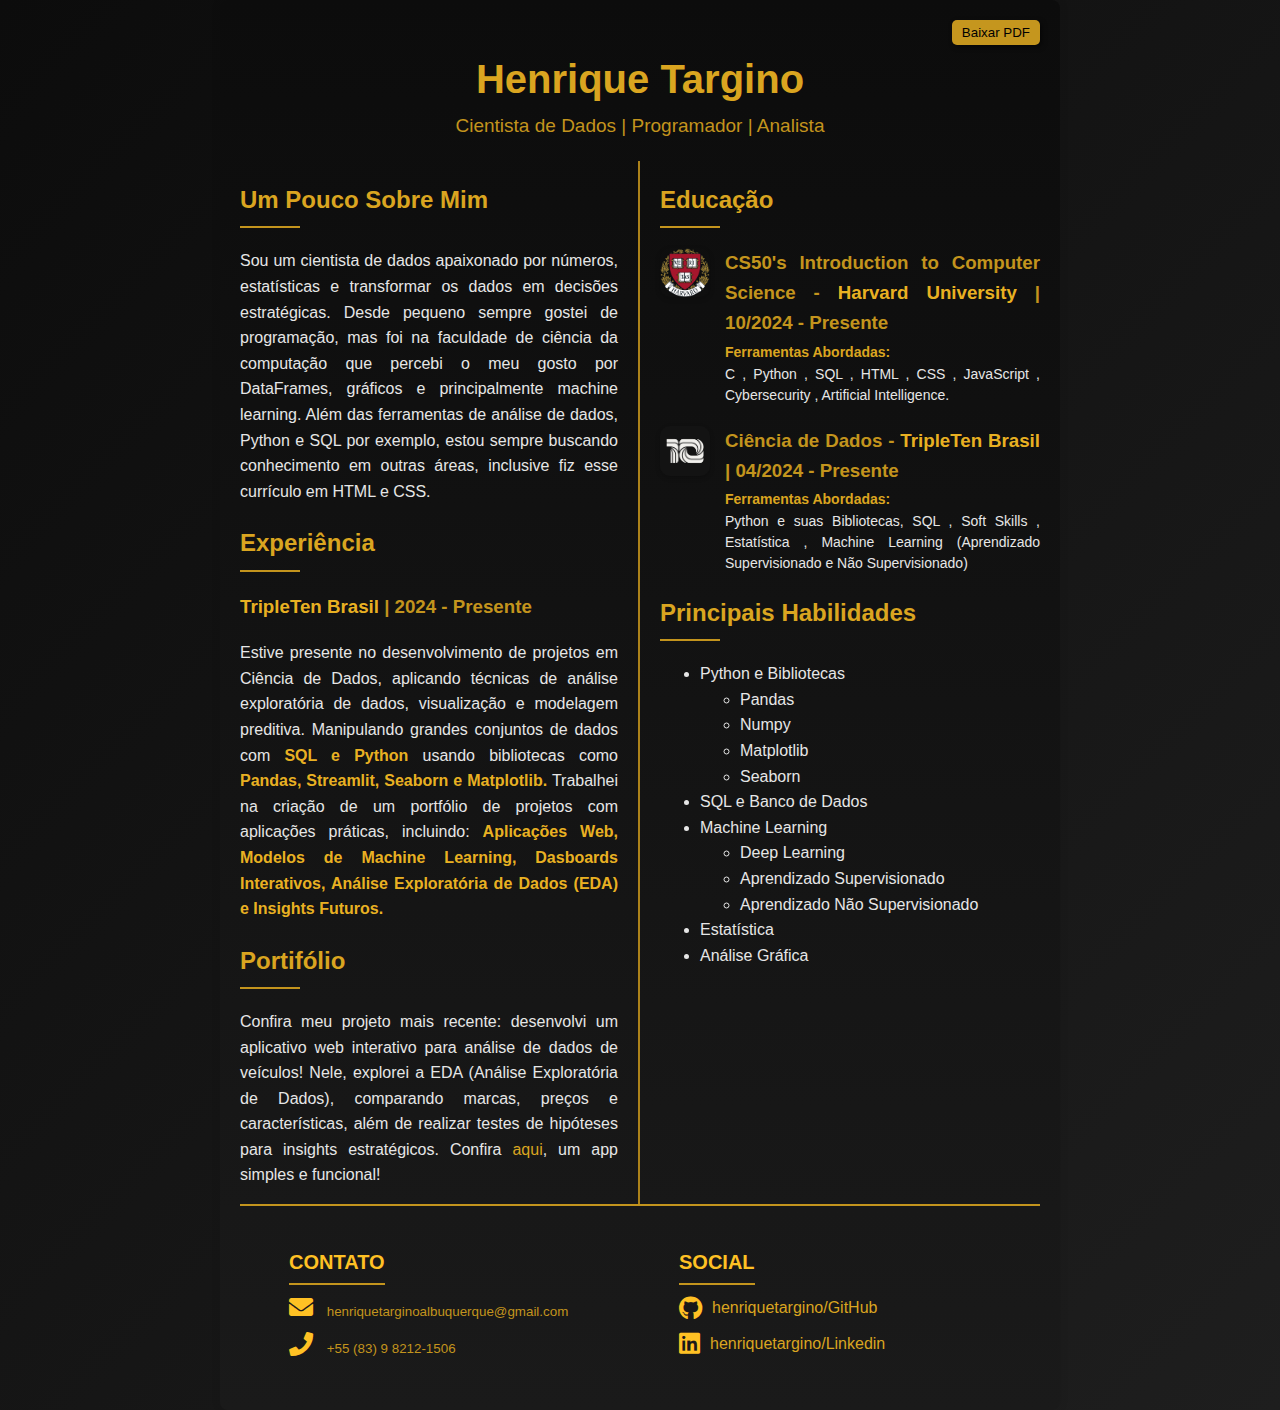
<file: index.html>
<!DOCTYPE html>
<html lang="pt-br">
<head>
    <meta charset="UTF-8">
    <meta name="viewport" content="width=device-width, initial-scale=1.0">
    <title>Currículo - Henrique</title>
    <link rel="stylesheet" href="dark.css">
    <link href="https://cdnjs.cloudflare.com/ajax/libs/font-awesome/5.15.4/css/all.min.css" rel="stylesheet">
</head>
<body>
    <div class="container">
        <header>
            <h1>Henrique Targino</h1>
            <p>Cientista de Dados | Programador | Analista</p> 
        </header> 
        <div class="pdf">
            <a href="Currículo-Henrique.pdf" download>
                <button>Baixar PDF</button>
            </a>
        </div>
        <main class="layout">
            <div class="left-column">
                <h2>Um Pouco Sobre Mim</h2>
                <p>Sou um cientista de dados apaixonado por números, estatísticas 
                e transformar os dados em decisões estratégicas. Desde pequeno 
                sempre gostei de programação, mas foi na faculdade de ciência 
                da computação que percebi o meu gosto por DataFrames, gráficos 
                e principalmente machine learning. Além das ferramentas de análise 
                de dados, Python e SQL por exemplo, estou sempre buscando 
                conhecimento em outras áreas, inclusive fiz esse currículo
                em HTML e CSS.</p>

                <h2>Experiência</h2>
                <h3><strong>TripleTen Brasil</strong> | 2024 - Presente </h3>
                <p>Estive presente no desenvolvimento de projetos em Ciência de Dados, aplicando técnicas de 
                análise exploratória de dados, visualização e modelagem preditiva. Manipulando grandes 
                conjuntos de dados com <strong>SQL e Python</strong> usando bibliotecas como <strong>Pandas, Streamlit, Seaborn e Matplotlib.</strong>
                Trabalhei na criação de um portfólio de projetos com aplicações práticas, incluindo: <strong>Aplicações Web,
                Modelos de Machine Learning, Dasboards Interativos, Análise Exploratória de Dados (EDA) e Insights Futuros.</strong></p>
                <h2>Portifólio</h2>
                <p> Confira meu projeto mais recente: desenvolvi um aplicativo web interativo para análise de dados de veículos! 
                Nele, explorei a EDA (Análise Exploratória de Dados), comparando marcas, preços e características, além de realizar 
                testes de hipóteses para insights estratégicos. Confira <a href="vehicles-bjlv.onrender.com"target="_blank">aqui</a>, um app simples e funcional!</p>
            </div>
            <div class="right-column">
                <h2>Educação</h2>
                <div class="educacao">
                    <div class="curso">
                        <img src="/imagens/harvard.png" alt="Logo Harvard" class="logo">
                        <div>
                            <h3>CS50's Introduction to Computer Science - <strong>Harvard University</strong> | 10/2024 - Presente</h3>
                            <h4>Ferramentas Abordadas:</h4>
                            <p>C , Python , SQL , HTML , CSS , JavaScript , Cybersecurity , Artificial Intelligence.</p>
                        </div>
                    </div>
                    <div class="curso">
                        <img src="/imagens/tripleten.png" alt="Logo TripleTen" class="logo">
                        <div>
                            <h3>Ciência de Dados - <strong>TripleTen Brasil</strong> | 04/2024 - Presente</h3>
                            <h4>Ferramentas Abordadas:</h4>
                            <p>Python e suas Bibliotecas, SQL , Soft Skills , Estatística , Machine Learning (Aprendizado Supervisionado e Não Supervisionado)</p>
                        </div>
                    </div>
                    
                    <h2>Principais Habilidades</h2>
                <ul>
                    <li>Python e Bibliotecas
                        <ul>
                            <li>Pandas
                            <li>Numpy
                            <li>Matplotlib
                            <li>Seaborn
                        </ul>
                    
                    <li>SQL e Banco de Dados
                    <li>Machine Learning
                        <ul>
                            <li>Deep Learning
                            <li>Aprendizado Supervisionado
                            <li>Aprendizado Não Supervisionado
                        </ul>
                    
                    <li>Estatística
                    <li>Análise Gráfica
                </ul>
                    
                </div>
            </div>
        </main>
        <footer>
            <div class="footer-layout">
                <!-- Coluna Contato -->
                <div class="footer-column contato">
                    <h3>Contato</h3>
                    <ul>
                        <li>
                                <i class="fas fa-envelope"></i> henriquetarginoalbuquerque@gmail.com
                            </a>
                        </li>
                        <li>
                                <i class="fas fa-phone"></i> +55 (83) 9 8212-1506
                            </a>
                        </li>
                    </ul>
                </div>
                
                <!-- Coluna Social -->
                <div class="footer-column social">
                    <h3>Social</h3>
                    <ul>
                        <li>
                            <a href="https://github.com/henriquetargino" target="_blank" alt="//github.com/henriquetargino">
                                <i class="fab fa-github"></i> henriquetargino/GitHub
                            </a>
                        </li>
                        <li>
                            <a href="https://www.linkedin.com/in/henriquetargino/" target="_blank" alt="https://www.linkedin.com/in/henriquetargino/">
                                <i class="fab fa-linkedin"></i> henriquetargino/Linkedin
                            </a>
                        </li>
                    </ul>
                </div>
            </div>
        </footer>
    </div>
</body>
</html>
</file>
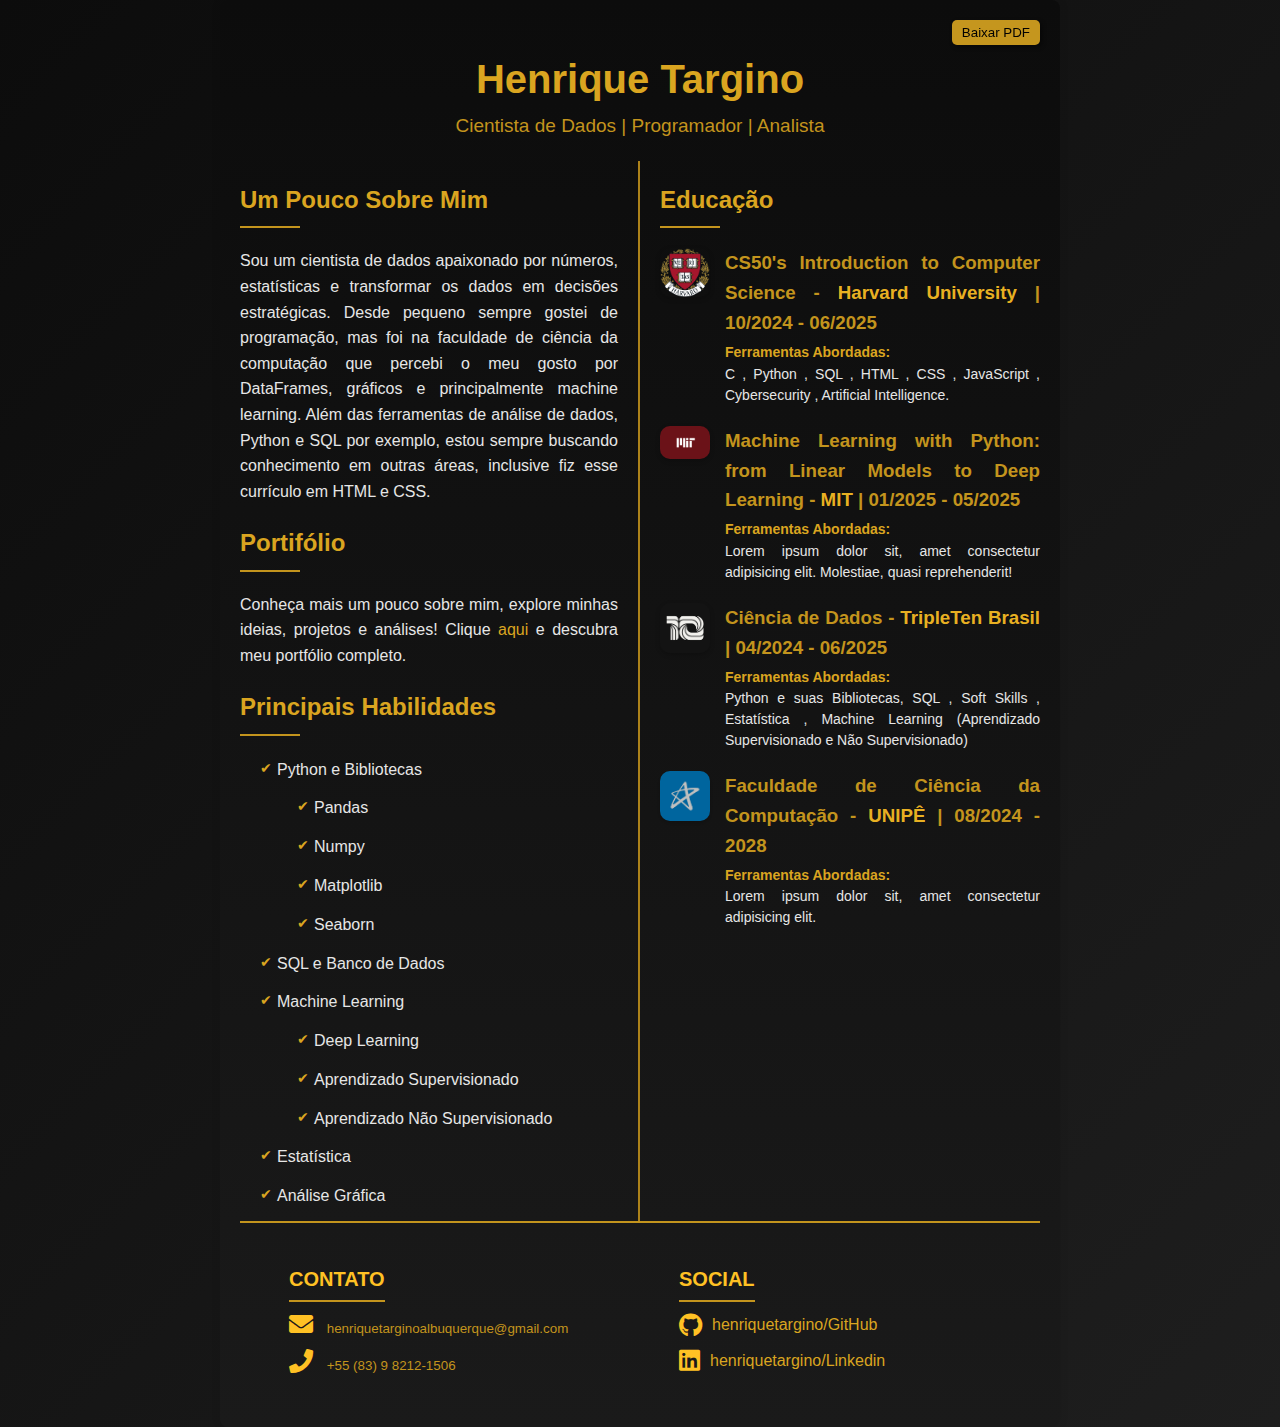
<file: curriculo.html>
<!DOCTYPE html>
<html lang="pt-br">
<head>
    <meta charset="UTF-8">
    <meta name="viewport" content="width=device-width, initial-scale=1.0">
    <title>Currículo - Henrique</title>
    <link rel="stylesheet" href="dark.css">
    <link href="https://cdnjs.cloudflare.com/ajax/libs/font-awesome/5.15.4/css/all.min.css" rel="stylesheet">
</head>
<body>
    <div class="container">
        <header>
            <h1>Henrique Targino</h1>
            <p>Cientista de Dados | Programador | Analista</p> 
        </header> 
        <div class="pdf">
            <a href="Currículo-Henrique-P.pdf" download>
                <button>Baixar PDF</button>
            </a>
        </div>
        <main class="layout">
            <div class="left-column">
                <h2>Um Pouco Sobre Mim</h2>
                <p>Sou um cientista de dados apaixonado por números, estatísticas 
                e transformar os dados em decisões estratégicas. Desde pequeno 
                sempre gostei de programação, mas foi na faculdade de ciência 
                da computação que percebi o meu gosto por DataFrames, gráficos 
                e principalmente machine learning. Além das ferramentas de análise 
                de dados, Python e SQL por exemplo, estou sempre buscando 
                conhecimento em outras áreas, inclusive fiz esse currículo
                em HTML e CSS.</p>
                <h2>Portifólio</h2>
                <p>Conheça mais um pouco sobre mim, explore minhas ideias, projetos e análises! Clique <a href="https://bkraffa.github.io/" 
                target="_blank">aqui</a> e descubra meu portfólio completo.</p>
                <!-- Quando tiver experiencia, voltar e colocar aqui-->
                <!--<h2>Experiência</h2>
                <h3>Empresa X inicio - fim</h3>
                <p>Lorem ipsum, dolor sit amet consectetur adipisicing elit. 
                Repudiandae consectetur dolore suscipit adipisci, tenetur esse nostrum 
                facere eum hic quibusdam necessitatibus sequi ea tempora sint 
                blanditiis? Ipsum cupiditate esse hic.</p>
                <h3>Empresa Y inicio - fim</h3>
                <p>Lorem ipsum, dolor sit amet consectetur adipisicing elit. 
                Repudiandae consectetur dolore suscipit adipisci, tenetur esse nostrum 
                facere eum hic quibusdam necessitatibus sequi ea tempora sint 
                blanditiis? Ipsum cupiditate esse hic.</p>-->
                <h2>Principais Habilidades</h2>
                <ul>
                    <li>Python e Bibliotecas
                        <ul>
                            <li>Pandas
                            <li>Numpy
                            <li>Matplotlib
                            <li>Seaborn
                        </ul>
                    
                    <li>SQL e Banco de Dados
                    <li>Machine Learning
                        <ul>
                            <li>Deep Learning
                            <li>Aprendizado Supervisionado
                            <li>Aprendizado Não Supervisionado
                        </ul>
                    
                    <li>Estatística
                    <li>Análise Gráfica
                </ul>
            </div>
            <div class="right-column">
                <h2>Educação</h2>
                <div class="educacao">
                    <div class="curso">
                        <img src="/imagens/harvard.png" alt="Logo Harvard" class="logo">
                        <div>
                            <h3>CS50's Introduction to Computer Science - <strong>Harvard University</strong> | 10/2024 - 06/2025</h3>
                            <h4>Ferramentas Abordadas:</h4>
                            <p>C , Python , SQL , HTML , CSS , JavaScript , Cybersecurity , Artificial Intelligence.</p>
                        </div>
                    </div>
                    <div class="curso">
                        <img src="/imagens/mit.png" alt="Logo MIT" class="logo">
                        <div>
                            <h3>Machine Learning with Python: from Linear Models to Deep Learning - <strong>MIT</strong> | 01/2025 - 05/2025</h3>
                            <h4>Ferramentas Abordadas:</h4>
                            <p>Lorem ipsum dolor sit, amet consectetur adipisicing elit. Molestiae, quasi reprehenderit!</p>
                        </div>
                    </div>
                    <div class="curso">
                        <img src="/imagens/tripleten.png" alt="Logo TripleTen" class="logo">
                        <div>
                            <h3>Ciência de Dados - <strong>TripleTen Brasil</strong> | 04/2024 - 06/2025</h3>
                            <h4>Ferramentas Abordadas:</h4>
                            <p>Python e suas Bibliotecas, SQL , Soft Skills , Estatística , Machine Learning (Aprendizado Supervisionado e Não Supervisionado)</p>
                        </div>
                    </div>
                    <div class="curso">
                        <img src="/imagens/unipe.png" alt="Logo UNIPÊ" class="logo unipe">
                        <div>
                            <h3>Faculdade de Ciência da Computação - <strong>UNIPÊ</strong> | 08/2024 - 2028</h3>
                            <h4>Ferramentas Abordadas:</h4>
                            <p>Lorem ipsum dolor sit, amet consectetur adipisicing elit.</p>
                        </div>
                    </div>
                </div>
            </div>
        </main>
        <footer>
            <div class="footer-layout">
                <!-- Coluna Contato -->
                <div class="footer-column contato">
                    <h3>Contato</h3>
                    <ul>
                        <li>
                                <i class="fas fa-envelope"></i> henriquetarginoalbuquerque@gmail.com
                            </a>
                        </li>
                        <li>
                                <i class="fas fa-phone"></i> +55 (83) 9 8212-1506
                            </a>
                        </li>
                    </ul>
                </div>
                
                <!-- Coluna Social -->
                <div class="footer-column social">
                    <h3>Social</h3>
                    <ul>
                        <li>
                            <a href="https://github.com/henriquetargino" target="_blank" alt="//github.com/henriquetargino">
                                <i class="fab fa-github"></i> henriquetargino/GitHub
                            </a>
                        </li>
                        <li>
                            <a href="https://www.linkedin.com/in/henriquetargino/" target="_blank" alt="https://www.linkedin.com/in/henriquetargino/">
                                <i class="fab fa-linkedin"></i> henriquetargino/Linkedin
                            </a>
                        </li>
                    </ul>
                </div>
            </div>
        </footer>
    </div>
</body>
</html>
</file>
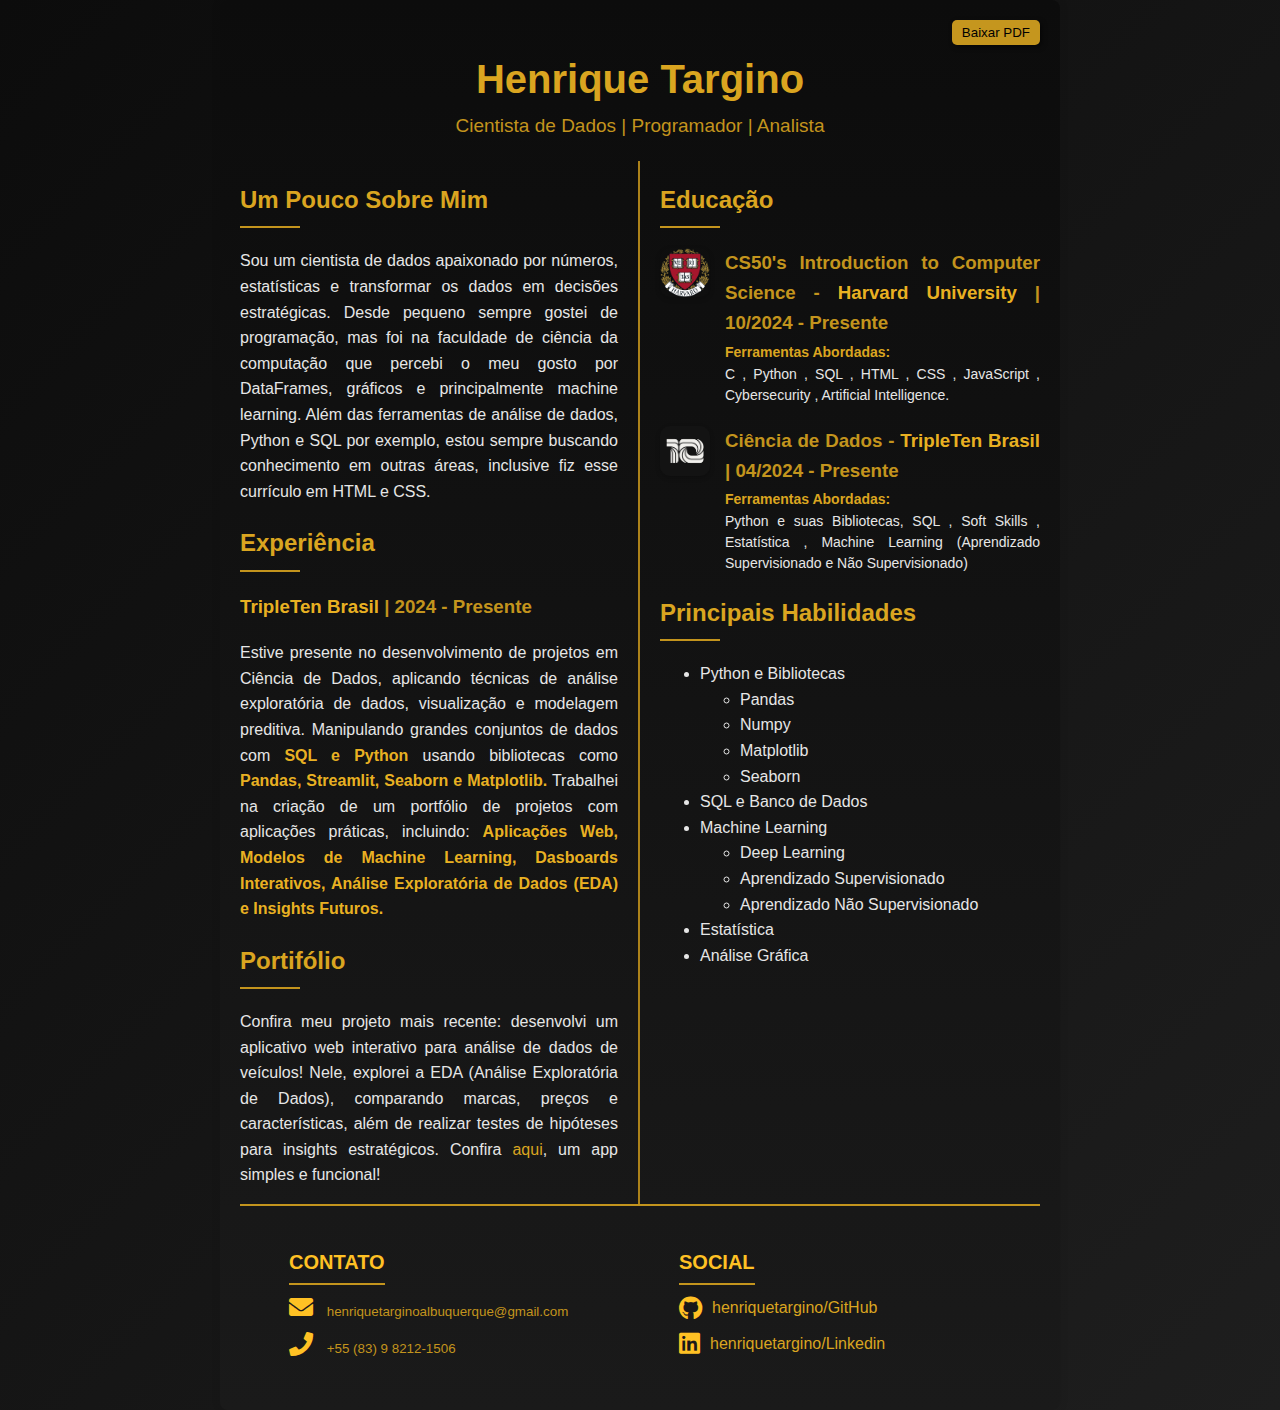
<file: curriculo2.html>
<!DOCTYPE html>
<html lang="pt-br">
<head>
    <meta charset="UTF-8">
    <meta name="viewport" content="width=device-width, initial-scale=1.0">
    <title>Currículo - Henrique</title>
    <link rel="stylesheet" href="dark.css">
    <link href="https://cdnjs.cloudflare.com/ajax/libs/font-awesome/5.15.4/css/all.min.css" rel="stylesheet">
</head>
<body>
    <div class="container">
        <header>
            <h1>Henrique Targino</h1>
            <p>Cientista de Dados | Programador | Analista</p> 
        </header> 
        <div class="pdf">
            <a href="Currículo-Henrique-P.pdf" download>
                <button>Baixar PDF</button>
            </a>
        </div>
        <main class="layout">
            <div class="left-column">
                <h2>Um Pouco Sobre Mim</h2>
                <p>Sou um cientista de dados apaixonado por números, estatísticas 
                e transformar os dados em decisões estratégicas. Desde pequeno 
                sempre gostei de programação, mas foi na faculdade de ciência 
                da computação que percebi o meu gosto por DataFrames, gráficos 
                e principalmente machine learning. Além das ferramentas de análise 
                de dados, Python e SQL por exemplo, estou sempre buscando 
                conhecimento em outras áreas, inclusive fiz esse currículo
                em HTML e CSS.</p>

                <h2>Experiência</h2>
                <h3><strong>TripleTen Brasil</strong> | 2024 - Presente </h3>
                <p>Estive presente no desenvolvimento de projetos em Ciência de Dados, aplicando técnicas de 
                análise exploratória de dados, visualização e modelagem preditiva. Manipulando grandes 
                conjuntos de dados com <strong>SQL e Python</strong> usando bibliotecas como <strong>Pandas, Streamlit, Seaborn e Matplotlib.</strong>
                Trabalhei na criação de um portfólio de projetos com aplicações práticas, incluindo: <strong>Aplicações Web,
                Modelos de Machine Learning, Dasboards Interativos, Análise Exploratória de Dados (EDA) e Insights Futuros.</strong></p>
                <h2>Portifólio</h2>
                <p> Confira meu projeto mais recente: desenvolvi um aplicativo web interativo para análise de dados de veículos! 
                Nele, explorei a EDA (Análise Exploratória de Dados), comparando marcas, preços e características, além de realizar 
                testes de hipóteses para insights estratégicos. Confira <a href="vehicles-bjlv.onrender.com"target="_blank">aqui</a>, um app simples e funcional!</p>
            </div>
            <div class="right-column">
                <h2>Educação</h2>
                <div class="educacao">
                    <div class="curso">
                        <img src="/imagens/harvard.png" alt="Logo Harvard" class="logo">
                        <div>
                            <h3>CS50's Introduction to Computer Science - <strong>Harvard University</strong> | 10/2024 - Presente</h3>
                            <h4>Ferramentas Abordadas:</h4>
                            <p>C , Python , SQL , HTML , CSS , JavaScript , Cybersecurity , Artificial Intelligence.</p>
                        </div>
                    </div>
                    <div class="curso">
                        <img src="/imagens/tripleten.png" alt="Logo TripleTen" class="logo">
                        <div>
                            <h3>Ciência de Dados - <strong>TripleTen Brasil</strong> | 04/2024 - Presente</h3>
                            <h4>Ferramentas Abordadas:</h4>
                            <p>Python e suas Bibliotecas, SQL , Soft Skills , Estatística , Machine Learning (Aprendizado Supervisionado e Não Supervisionado)</p>
                        </div>
                    </div>
                    
                    <h2>Principais Habilidades</h2>
                <ul>
                    <li>Python e Bibliotecas
                        <ul>
                            <li>Pandas
                            <li>Numpy
                            <li>Matplotlib
                            <li>Seaborn
                        </ul>
                    
                    <li>SQL e Banco de Dados
                    <li>Machine Learning
                        <ul>
                            <li>Deep Learning
                            <li>Aprendizado Supervisionado
                            <li>Aprendizado Não Supervisionado
                        </ul>
                    
                    <li>Estatística
                    <li>Análise Gráfica
                </ul>
                    
                </div>
            </div>
        </main>
        <footer>
            <div class="footer-layout">
                <!-- Coluna Contato -->
                <div class="footer-column contato">
                    <h3>Contato</h3>
                    <ul>
                        <li>
                                <i class="fas fa-envelope"></i> henriquetarginoalbuquerque@gmail.com
                            </a>
                        </li>
                        <li>
                                <i class="fas fa-phone"></i> +55 (83) 9 8212-1506
                            </a>
                        </li>
                    </ul>
                </div>
                
                <!-- Coluna Social -->
                <div class="footer-column social">
                    <h3>Social</h3>
                    <ul>
                        <li>
                            <a href="https://github.com/henriquetargino" target="_blank" alt="//github.com/henriquetargino">
                                <i class="fab fa-github"></i> henriquetargino/GitHub
                            </a>
                        </li>
                        <li>
                            <a href="https://www.linkedin.com/in/henriquetargino/" target="_blank" alt="https://www.linkedin.com/in/henriquetargino/">
                                <i class="fab fa-linkedin"></i> henriquetargino/Linkedin
                            </a>
                        </li>
                    </ul>
                </div>
            </div>
        </footer>
    </div>
</body>
</html>
</file>
<file: dark.css>
body {
        font-family:   Candara, sans-serif; /* Define a fonte da página */
        line-height: 1.6; /* Ajusta a altura das linhas para melhor legibilidade */
        margin: 0; /* Remove margens padrões */
        padding: 0; /* Remove o preenchimento padrão */
        color: #e6e6e6; /* Define a cor do texto */
    }
    h1, h2 {
        font-family: 'Montserrat', Candara ,sans-serif;
    }
    h2::after {
        content: ""; /* Cria um conteúdo vazio para adicionar a linha */
        display: block; /* Faz a linha ser exibida como um bloco */
        width: 60px; /* Define o comprimento da linha */
        height: 2px; /* Define a altura da linha */
        background-color: #C3941D; /* Define a cor da linha */
        margin-top: 7px; /* Espaço entre o título e a linha */
    }
    .container{
        position: relative;
        max-width: 800px; /* Limita a largura máxima do contêiner */
        margin: 0px auto; /* Centraliza o contêiner na tela */
        background: linear-gradient(180deg, #0c0c0c, #1A1A1A);
        padding: 20px; /* Adiciona um preenchimento interno */
        border-radius: 8px; /* Arredonda os cantos do contêiner */
        box-shadow: 0 0 10px rgba(0, 0, 0, 0.1); /* Adiciona uma sombra leve */
        text-align: justify;
        
    }

    .pdf button {
        position: absolute; /* Permite que o elemento seja posicionado em relação à tela */
        top: 20px; /* Distância do topo da tela */
        right: 20px; /* Distância da borda direita da tela */
        cursor: pointer;
        border-radius: 5px; 
        padding: 5px 10px;
        background-color: #DAA520;
        color: #000;
        border: 2px solid #8E6C15; /* Destaca mais o botão */
        box-shadow: 2px 2px 5px rgba(0, 0, 0, 0.5);
        transition: transform 0.2s ease, background-color 0.2s ease; 
        opacity: 0.9;
        border: none;
    }

    .pdf button:hover {
        background-color: #ffc124; /* Torna o botão mais brilhante no hover */
        transform: scale(1.1); /* Dá a sensação de interação */
    }
    h1{
        display: flex;
        flex-direction: column; 
        align-items: center;    /* Centraliza os itens horizontalmente */
        margin-bottom: 0;
        font-size: 40px;
        color: #DAA520;
    }

    header p{ 
        display: flex;
        flex-direction: column; 
        align-items: center;    /* Centraliza os itens horizontalmente */
        margin-top: 0%;
        font-size: 19px;
        color: #C3941D;
    }

    header{
        margin-bottom: 20px;
    }

    h2{
        color: #DAA520;
    }

    h3{
        color: #C3941D;
    }


    .layout {
        display: flex; /* Utiliza o modelo flexbox para dividir em colunas */
        gap: 0; /* Remove espaço extra entre as colunas */
    }

    .left-column {
        width: 50%; /* Define largura simétrica para a coluna esquerda */
        border-right: 2.4px solid #ac821a; /* Adiciona uma borda à direita */
        padding-right: 20px; /* Espaço interno à direita */
        box-sizing: border-box; /* Inclui o padding no cálculo da largura */
    }

    .right-column {
        width: 50%; /* Define largura simétrica para a coluna direita */
        padding-left: 20px; /* Espaço interno à esquerda */
        box-sizing: border-box; /* Inclui o padding no cálculo da largura */
    }

    .educacao h3{
        margin-bottom: 10px;
        
    }
    .educacao h4{
        margin-top: 0;
        font-size: 15px;
        margin-bottom: 0;
        
    }

    .educacao p{
        margin-top: 0;
        
    }
    .left-column ul {
        margin-top: 10px;
        margin-bottom: 7px;
        padding-left: 20px; /* Ajusta alinhamento */
        line-height: 1.8; /* Maior espaçamento entre os itens */
    }

    .left-column li{
        margin-top: 0px;
        margin-bottom: 0px;      
    }
    .left-column ul li {
        position: relative; /* Permite posicionar o checkmark em relação ao item */
        margin-bottom: 10px; /* Espaçamento entre os itens da lista */
        padding-left: 17px; /* Espaço para o checkmark */
        list-style: none; /* Remove o estilo padrão da lista */
    }
    
    .left-column ul li::before {
        content: "✔"; /* Adiciona o símbolo de checkmark */
        position: absolute; /* Permite posicionar o ícone independentemente do texto */
        left: 0; /* Posiciona à esquerda do item */
        top: 0; /* Alinha verticalmente com o texto */
        color: #DAA520; /* Define a cor dourada */
        font-size: 14px; /* Ajusta o tamanho do checkmark */
    }
    strong{
        color: #ffc124ed;
    }
    html, body {
    background: linear-gradient(135deg, #0c0c0c, #1e1e1e);
}

a {
    color: #DAA520;
    text-decoration: none;
}
a:hover {
    color: #ffc124; /* Dourado mais brilhante */
    text-decoration:underline;
}

/* Footer principal */
.footer-layout {
    display: flex;
    justify-content: space-around; /* Cria espaço uniforme entre as colunas */
    align-items: flex-start; /* Alinha o conteúdo ao topo */
    padding: 20px 10px;
    border-top: 2px solid #C3941D; /* Linha dourada separando o footer */
}

.footer-column {
    text-align: left; /* Alinha o conteúdo à esquerda */
    width: 40%; /* Define a largura de cada coluna */
    color: #C3941D; /* Cor dos textos */
}

.footer-column h3 {
    font-family:   Candara, sans-serif; 
    font-size: 20px; /* Tamanho do título */
    color: #ffc124; /* Cor dourada */
    margin-bottom: 10px; /* Espaçamento abaixo do título */
    text-transform: uppercase; /* Deixa os títulos em caixa alta */
    border-bottom: 2px solid #C3941D; /* Linha decorativa abaixo do título */
    display: inline-block; /* Faz o título se comportar como bloco para a linha */
    padding-bottom: 5px;
}

.footer-column ul {
    list-style: none; /* Remove marcadores da lista */
    padding: 0;
    margin: 0;
}

.footer-column li {
    margin-bottom: 10px; /* Espaçamento entre os itens da lista */
}

.footer-column a {
    display: flex; /* Ícone e texto alinhados horizontalmente */
    align-items: center; /* Centraliza verticalmente o ícone e o texto */
    text-decoration: none; /* Remove sublinhado dos links */
    color: #DAA520; /* Cor inicial dos links */
    transition: color 0.3s ease, transform 0.3s ease; /* Animação de cor e escala */
    font-size: 16px; /* Tamanho do texto */
}

.footer-column a:hover {
    color: #ffc124; /* Cor dourada mais brilhante no hover */
    transform: scale(1.05); /* Leve efeito de "zoom" */
}

.footer-column i {
    font-size: 24px; /* Tamanho do ícone */
    margin-right: 10px; /* Espaçamento entre ícone e texto */
    color: #ffc124; /* Cor inicial dos ícones */
    transition: transform 0.3s ease, color 0.3s ease; /* Animação de ícones no hover */
}

.footer-column a:hover i {
    color: #DAA520; /* Troca a cor do ícone no hover */
    transform: rotate(15deg); /* Gira o ícone levemente no hover */
}
.footer-column {
    font-size: 13.369px;
    font-family: Verdana ,sans-serif;
}
.educacao .curso {
    display: flex; /* Alinha logo e texto lado a lado */
    align-items: flex-start; /* Alinha os itens no topo */
    margin-bottom: 20px; /* Espaçamento entre os cursos */
}

.educacao .curso .logo {
    width: 50px; /* Largura fixa para as logos */
    height: auto; /* Mantém a proporção da imagem */
    margin-right: 15px; /* Espaçamento entre a logo e o texto */
    border-radius: 10px; /* Bordas arredondadas */
    box-shadow: 0 2px 5px rgba(0, 0, 0, 0.2); /* Sombra sutil para destaque */
}

.educacao h3, .educacao h4, .educacao p {
    margin: 0; /* Remove margens adicionais */
}

.educacao h3 {
    margin-bottom: 3px; /* Espaçamento sutil abaixo do título */
    color: #C3941D; /* Cor dourada */
}

.educacao h4 {
    font-size: 14px; /* Texto um pouco menor para o subtítulo */
    color: #DAA520; /* Dourado claro */
}

.educacao p {
    font-size: 14px; /* Tamanho do texto */
    color: #e6e6e6; /* Cor do texto principal */
    line-height: 1.5; /* Altura da linha */
}
.educacao .curso .logo.unipe {
    filter: brightness(75%); /* Reduz o brilho */
}
</file>
